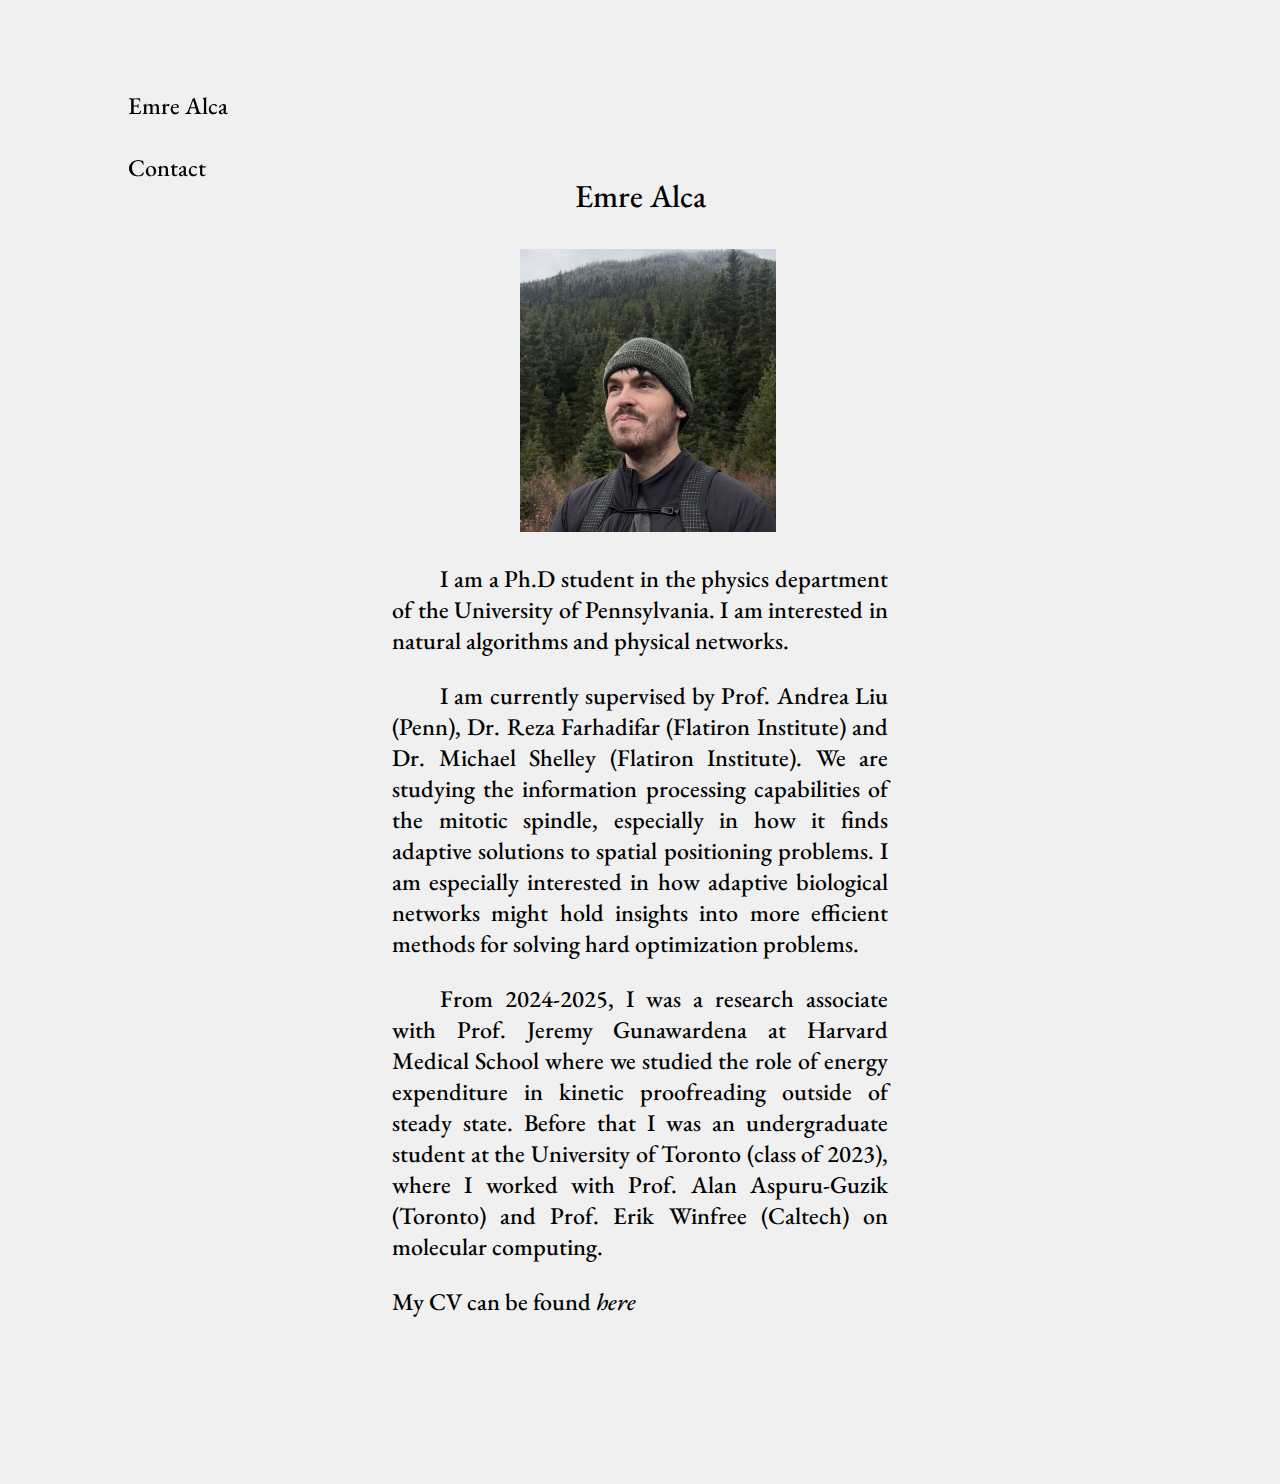
<file: index.html>
<!DOCTYPE html>
<html lang="en">
<head>
  <meta charset="UTF-8">
  <meta name="viewport" content="width=device-width, initial-scale=1.0">
  <title>Emre Alca</title>
  <link rel="stylesheet" href="styles.css">
  <link rel="preconnect" href="https://fonts.gstatic.com" crossorigin>
  <link href="https://fonts.googleapis.com/css2?family=EB+Garamond:ital,wght@0,400..800;1,400..800&display=swap" rel="stylesheet">
  <style>
    body{
      font-family: "EB Garamond", serif;
      font-optical-sizing: auto;
      font-weight: 500;
      font-style: normal;
    }
  </style>
</head>
<body>
  <div class="essay">
    <p class="essayTitle">Emre Alca</p>
    <!-- <br> -->
    <img src="images/emre.png" class="emreImg" alt="">
    <br>
    <p class="essay">
      I am a Ph.D student in the physics department of the University of Pennsylvania.
      I am interested in natural algorithms and physical networks.
    </p>
    <p class="essay">
      I am currently supervised by Prof. Andrea Liu (Penn), Dr. Reza Farhadifar (Flatiron Institute) and Dr. Michael Shelley (Flatiron Institute).
      We are studying the information processing capabilities of the mitotic spindle, especially in how it finds adaptive solutions to spatial positioning problems.
      I am especially interested in how adaptive biological networks might hold insights into more efficient methods for solving hard optimization problems.
    </p>
    <p class="essay">
      From 2024-2025, I was a research associate with Prof. Jeremy Gunawardena at Harvard Medical School where we studied the role of energy expenditure in kinetic proofreading outside of steady state.
      Before that I was an undergraduate student at the University of Toronto (class of 2023), where I worked with Prof. Alan Aspuru-Guzik (Toronto) and Prof. Erik Winfree (Caltech) on molecular computing.
    </p>

    <p>
      My CV can be found <a href="images/cv_5.pdf" class="essayLink"><i>here</i></a>
    </p>
  </div>

</body>

  <div id="menu-container"></div>

  <script>
    document.addEventListener('DOMContentLoaded', () => {
      fetch('menu.html')
        .then(response => response.text())
        .then(html => {
          document.getElementById('menu-container').innerHTML = html;
        })
        .catch(error => {
          console.error('Error loading menu:', error);
        });
    });
  </script>


</body>
</html>
</file>
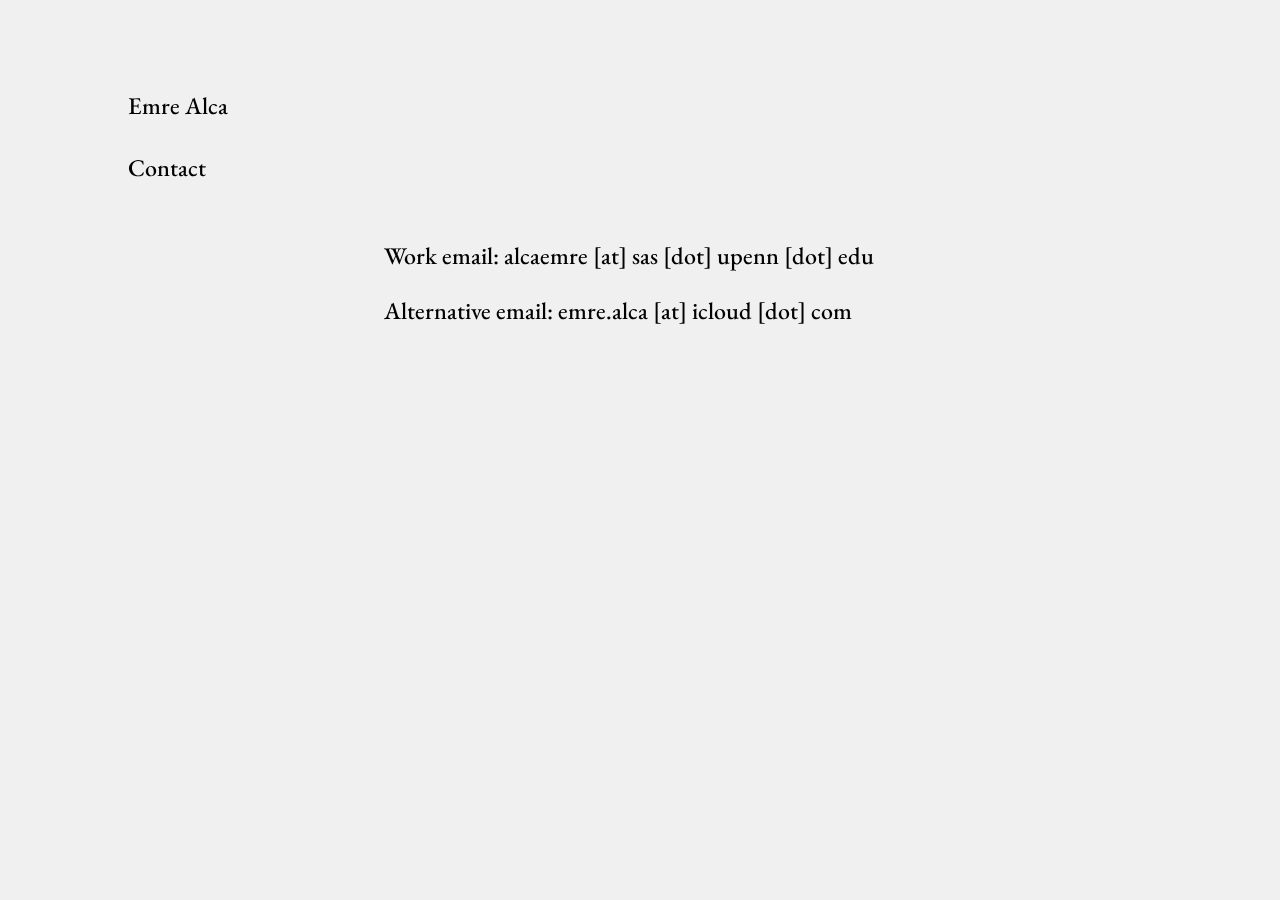
<file: contact.html>
<!DOCTYPE html>
<html lang="en">
<head>
  <meta charset="UTF-8">
  <meta name="viewport" content="width=device-width, initial-scale=1.0">
  <title>Emre Alca</title>
  <link rel="stylesheet" href="styles.css"> 
  <link rel="preconnect" href="https://fonts.gstatic.com" crossorigin>
  <link href="https://fonts.googleapis.com/css2?family=EB+Garamond:ital,wght@0,400..800;1,400..800&display=swap" rel="stylesheet">
  <style>
    body{
      font-family: "EB Garamond", serif;
      font-optical-sizing: auto;
      font-weight: 500;
      font-style: normal;
    }
  </style>
</head>

<body>


  <div class="contact">
    <p class="contact">
      Work email: alcaemre [at] sas [dot] upenn [dot] edu
    </p>
    <p class="contact">
      Alternative email: emre.alca [at] icloud [dot] com
    </p>
    <br>
  </div>

  <!-- <div class="menu">
    <object class="menu" data="menu.html"></object>
  </div> -->

  <div id="menu-container"></div>

  <script>
    document.addEventListener('DOMContentLoaded', () => {
      fetch('menu.html')
        .then(response => response.text())
        .then(html => {
          document.getElementById('menu-container').innerHTML = html;
        })
        .catch(error => {
          console.error('Error loading menu:', error);
        });
    });
  </script>

</body>
</html>
</file>
<file: styles.css>
/* ----- concentric circle rotation ----- */
.circle-container {
  position: relative;
  width: 600px;
  height: 600px;
  margin: auto;
}

.outer-circle {
  position: absolute;
  top: 0;
  left: 0;
  width: 100%;
  height: 100%;
  animation-duration: 45s;
  animation-iteration-count: infinite;
  animation-timing-function: linear;
}

.inner-circle {
  position: absolute;
  top: 0;
  left: 0;
  width: 100%;
  height: 100%;
  animation-duration: 30s;
  animation-iteration-count: infinite;
  animation-timing-function: linear;
}

.outer-circle {
  animation-name: rotate-counterclockwise;
}

.inner-circle {
  animation-name: rotate-clockwise;
}

@keyframes rotate-clockwise {
  from { transform: rotate(0deg); }
  to { transform: rotate(360deg); }
}

@keyframes rotate-counterclockwise {
  from { transform: rotate(0deg); }
  to { transform: rotate(-360deg); }
}

div.circle-container {
  /* border: 2px solid #333; */

  position: fixed;
  top: 15vh;  
  left: 5vw;  

  width: 90vw;
  height: 70vh;
}

/* ----- menu ----- */

a.menu {
  color: #000;
  background-color: transparent;
  cursor: pointer;
  text-decoration: none;
  border-bottom: 1.5px solid transparent;
  /* border-bottom: 1.5px solid #000 !important; */
}

a.menu:hover {
  cursor:pointer;
  border-bottom: 1.5px solid #000 !important;
}

/* ----- works ----- */

a.workLink {
  display: flex;
  justify-content: space-between;
  
  color: #000;
  cursor: pointer;
  text-decoration: none;
  border-bottom: 1.5px solid transparent;
}

a.workLink:hover {
  cursor:pointer;
  border-bottom: 1.5px solid #000 !important;
}

.workTitle {
  text-align: left;
  text-decoration: none;
}

.workDate {
  min-width: 7em;
  text-align: right;
}

/* ----- essays ----- */
div.essay {
  /* padding-top: 15vh;
  padding-bottom: 15vh;
  padding-left:30vw;
  padding-right: 30vw; */

  font-size: 18pt;
  text-align: justify;
}

p.essayTitle {
  font-size: 24pt;
  text-align: center;
  /* border: 2px solid #333; */
}

p.essay {
  text-indent: 2em;
}

p.essayFootnote {
  font-size: 16pt;
}

p.essayDate {
  text-align: right;
}

img.essayImage {
  width: 80%;
  padding-left: 10%;
  padding-right: 10%;
}

a.essayLink {
  color: #000;
  background-color: transparent;
  cursor: pointer;
  text-decoration: none;
  border-bottom: 1.5px solid transparent;
  /* border-bottom: 1.5px solid #000 !important; */
}

a.essayLink:hover {
  cursor:pointer;
  border-bottom: 1.5px solid #000 !important;
}

/* ----- basic ----- */

body {
  background-color: #f0f0f0;
}

object {
  /* border: 2px solid #333; */
  background-color: transparent;
}

/* ----- desktop ----- */
@media (900px < width){

  /* ----- index ----- */

  img.emreImg {
    padding-left: 10vw;  
    width: 20vw;
  }

  /* ----- menu ----- */

  div.mobileMenu { 
    display: none;  
  }

  div.desktopMenu {
    position: fixed !important;
    top: 5vh;  
    left: 5vw;
    
    padding-left: 5vw;
    padding-top: 5vh;
    display: block; 
    height: auto;
    width: auto;
    background-color:  transparent;
    /* border: 2px solid #333; */
    font-size: 18pt;
  }

  /* ----- works ----- */

  div.worksLinks {
    padding-left:30vw;
    padding-right: 30vw;

    font-size: 18pt;
  }
  
  /* ----- contact ----- */

  div.contact {
    /* border: 2px solid #333; */

    position: fixed;
    top: 30vh;  
    left: 30vw; 

    width: 40vw;
    height: 100%;
    /* justify-content: center; */
  }

  p.contact {
    font-size: 18pt;
  }

  div.contact {
    top: 24vh;
  }

  /* ----- essays ----- */
  div.essay {
    padding-top: 15vh;
    padding-bottom: 15vh;
    padding-left:30vw;
    padding-right: 30vw;

    font-size: 18pt;
  }  

}

/* ----- mobile ----- */
@media (900px > width) {

  /* ----- index ----- */

  img.emreImg {
    padding-left: 10vw;  
    width: 50vw;
  }
  

  /* ----- menu ----- */

  div.desktopMenu { 
    display: none;  
  }
  div.mobileMenu {

    background-color: #f0f0f0;

    font-size: 14pt;
    border-bottom: 2px solid #333;
    position: fixed;
    left: 0vw;
    top: 0vh;

    display: block;

    width:86vw;
    padding-left: 7vw;
    padding-right: 7vw;
    padding-top: 10vw;
    padding-bottom: 5vw;
    justify-content: center;
  }

  div.linkRow{
    display: grid;
    grid-template-columns: 0.8fr 1.4fr 0.8fr;
    align-items: center;
    width: 100%;
  }

  #leftMenuLink {
    padding-right: 1em;
    justify-self: end;
  }

  #middleMenuLink {
    justify-self: center;
  }

  #rightMenuLink {
    padding-left: 1em;
    justify-self: start;
  }

  /* ----- contact ----- */
  
  div.contact {
    /* border: 2px solid #333; */

    position: fixed;
    top: 20vh;  
    left: 20vw; 

    width: 60vw;
    height: 100%;
  }

  p.contact {
    font-size: 16pt;
  }

  div.contact {
    top: 24vh;
  }

  /* ----- essays ----- */
  div.essay {
    padding-top: 10vh;
    padding-bottom: 15vh;
    padding-left:10vw;
    padding-right: 10vw;

    font-size: 12pt;
    text-align: justify;
  }

  p.essayFootnote {
    font-size: 12pt;
  } 

  /* ----- works ----- */

  div.worksLinks {
    padding-left: 5vw;
    padding-right: 5vw;

    font-size: 16pt;
  }
}
</file>
